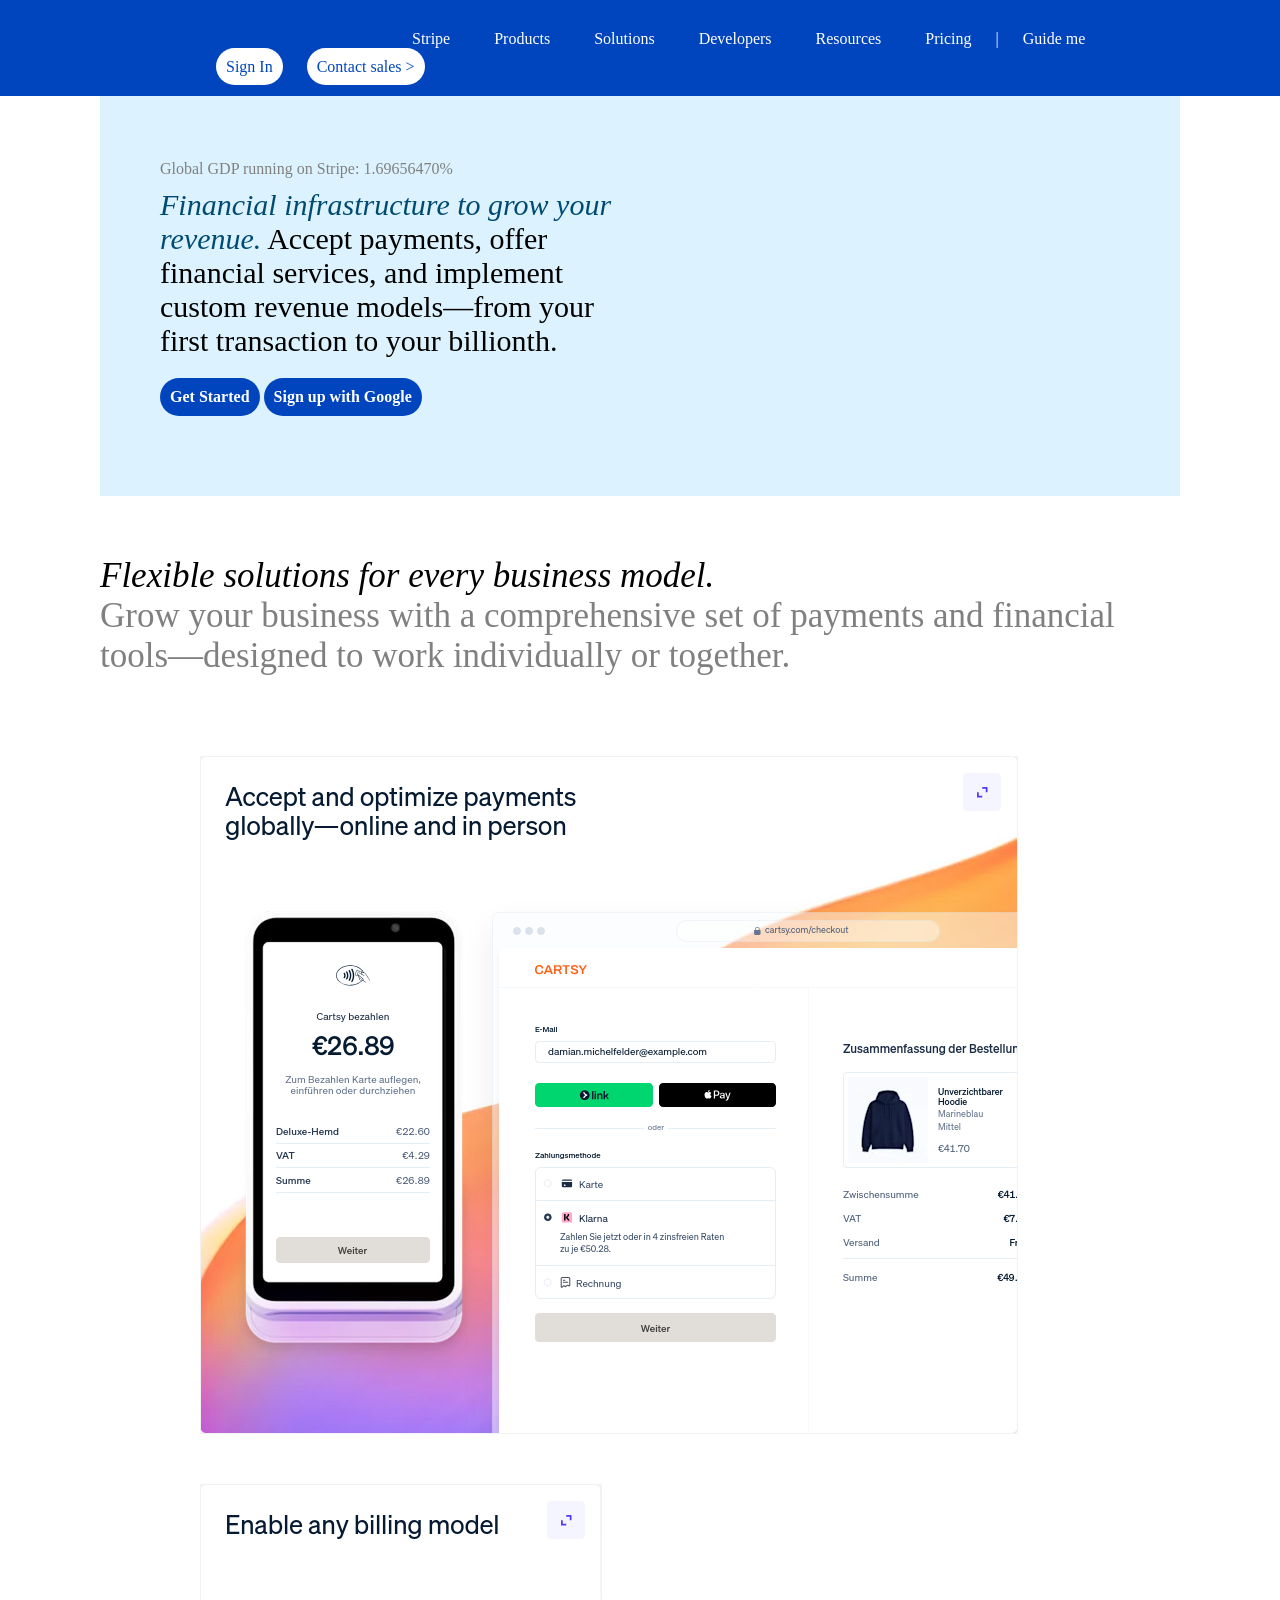
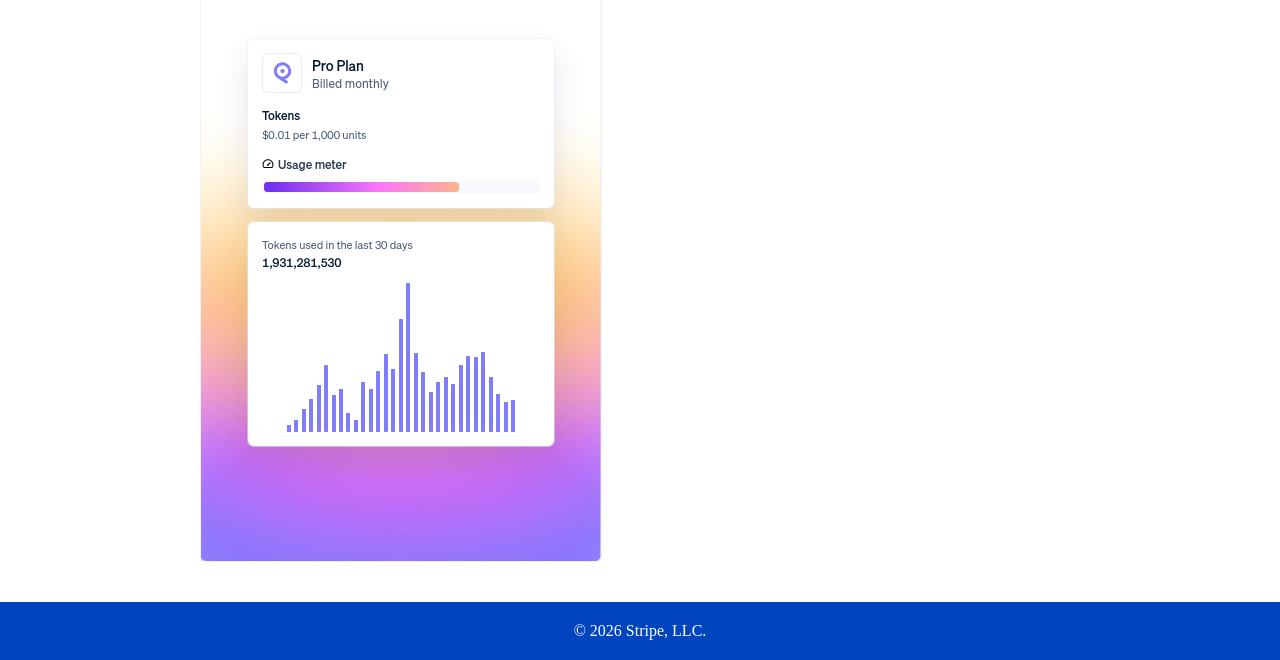
<file: css-task1/index.html>
<!DOCTYPE html>
<html lang="en">

<head>
    <meta charset="UTF-8">
    <meta name="viewport" content="width=device-width, initial-scale=1.0">
    <title>Stripe | Financial Infrastructure</title>
    <link rel="stylesheet" href="styles.css">
</head>

<body>
    <header>
        <nav>
            <ul class="navigation-buttons">
                <li class="title">Stripe</li>
                <li>Products</li>
                <li>Solutions</li>
                <li>Developers</li>
                <li>Resources</li>
                <li>Pricing</li> |
                <li>Guide me</li>
            </ul>

            <div class="sign-in-options">
                <a href="#">Sign In</a>
                <a href="#">Contact sales ></a>
            </div>
        </nav>
    </header>

    <section class="hero-section">
        <span class="overview">Global GDP running on Stripe: 1.69656470%</span>

        <span class="main-text">
            <em>Financial infrastructure to grow your revenue.</em>
            Accept payments, offer financial services, and implement
            custom revenue models—from your first transaction to your billionth.
        </span>

        <a href="#">Get Started</a>
        <a href="#">Sign up with Google</a>
    </section>

    <section class="our-info">
        <span>
            <em>Flexible solutions for every business model.</em>
            Grow your business with a comprehensive set of payments and financial tools⁠—⁠designed to work individually
            or together.</span>

        <div class="billing-details">
            <div class="payment-method">
                <img src="assets/payment.png" alt="Payment methods">
            </div>
            <div class="billing-model">
                <img src="assets/billing.png" alt="Billing Strategy">
            </div>
        </div>
    </section>

    <footer>
        <p>© 2026 Stripe, LLC.</p>
    </footer>
</body>

</html>
</file>
<file: css-task1/styles.css>
*{
    padding: 0;
    margin: 0;
    box-sizing: border-box;
}
body {

}

header nav {
    padding: 20px;
    background-color: rgb(0, 69, 189);
    color: white;
    position: fixed;
    width: 100%;
}

header nav ul {
    list-style-type: none;
    text-align: center;
    display: inline-block;
    margin-left: 30%;

}
header nav ul li {
    display: inline-block;
    margin: 10px 20px;
}
header nav .sign-in-options {
    display: inline-block;
    margin-left: 15%;
}
header nav .sign-in-options a{
    padding: 10px;
    background-color: white;
    text-decoration: none;
    color: rgb(0, 69, 189);
    border-radius: 20px;
    margin: 0px 10px;
}

/* Hero section */
.hero-section{
    background-color: rgb(220, 243, 255);
    margin: 0px 100px 0px 100px;
    padding: 60px;
    display: flow-root;
}
.hero-section .overview {
    color: gray;
    display: inline-block;
    margin-top: 100px;
}
.hero-section .main-text {
    display: block;
    width: 50%;
    margin-top: 10px;
    font-size: 30px;
}
.hero-section .main-text em {
    color: rgb(0, 75, 115);
}
.hero-section a {
    background-color: rgb(0, 69, 189);
    color: white;
    display: inline-block;
    padding: 10px;
    margin: 20px 0px;
    border-radius: 20px;
    text-decoration: none;
    font-weight: bolder;
}

/* informtive-text */
.our-info {
    margin: 60px 100px 20px 100px;
    font-size: 35px;
}
.our-info span{
    color:gray;
    display: inline-block;
    margin-bottom: 70px;
}
.our-info span em {
    color: black;
    display: block;
}
.our-info .billing-details img {
    float: left;
    margin: 10px 100px;
    user-select: none;
     border: 1px solid rgba(128, 128, 128, 0.1);
     margin-bottom: 40px;
}

footer {
    background-color: rgb(0, 69, 189);
    color: white;
    display: block;
    clear: both;
}

footer p {
    text-align: center;
    padding: 20px;
}
</file>
